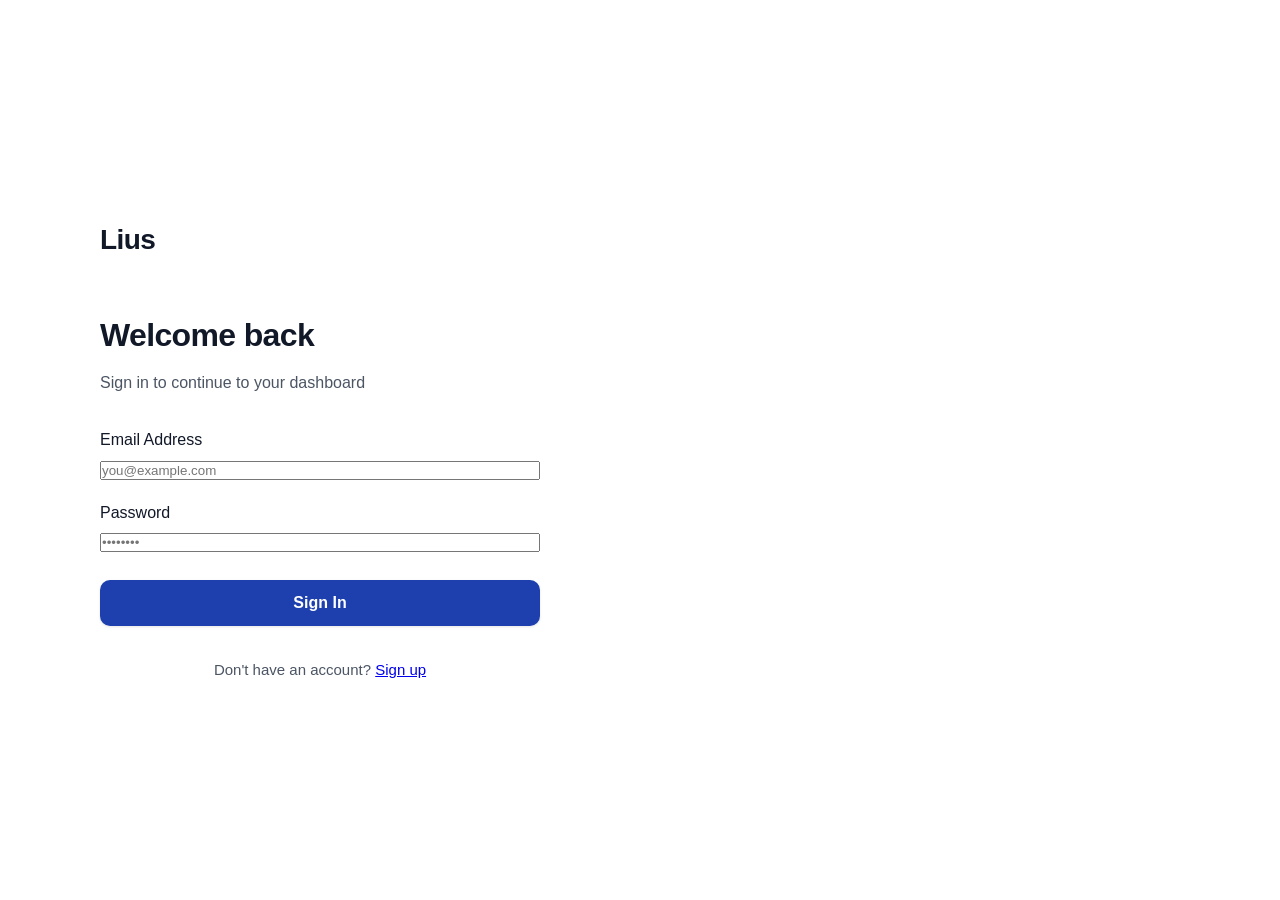
<file: index.html>
<!DOCTYPE html>
<html lang="en">
<head>
<meta charset="UTF-8">
<meta name="viewport" content="width=device-width, initial-scale=1.0">
<title>Login - Lius Finance</title>
<link rel="stylesheet" href="css/style.css">
</head>
<body class="auth-page">
<div class="auth-container">
    <div class="auth-left">
        <div class="auth-content">
            <div class="logo-section">
                <h1 class="logo-text">Lius</h1>
            </div>
            <div class="auth-form-wrapper">
                <h2 class="auth-title">Welcome back</h2>
                <p class="auth-subtitle">Sign in to continue to your dashboard</p>
                <form id="loginForm" class="auth-form">
                    <div class="form-group">
                        <label for="email">Email Address</label>
                        <input type="email" id="email" required placeholder="you@example.com">
                    </div>
                    <div class="form-group">
                        <label for="password">Password</label>
                        <input type="password" id="password" required placeholder="••••••••">
                    </div>
                    <button type="submit" class="btn-primary btn-full">Sign In</button>
                </form>
                <div class="auth-footer">
                    <p>Don't have an account? <a href="signup.html">Sign up</a></p>
                </div>
            </div>
        </div>
    </div>
</div>
<div id="toast" class="toast"></div>
<script type="module" src="js/login.js"></script>
</body>
</html>
</file>
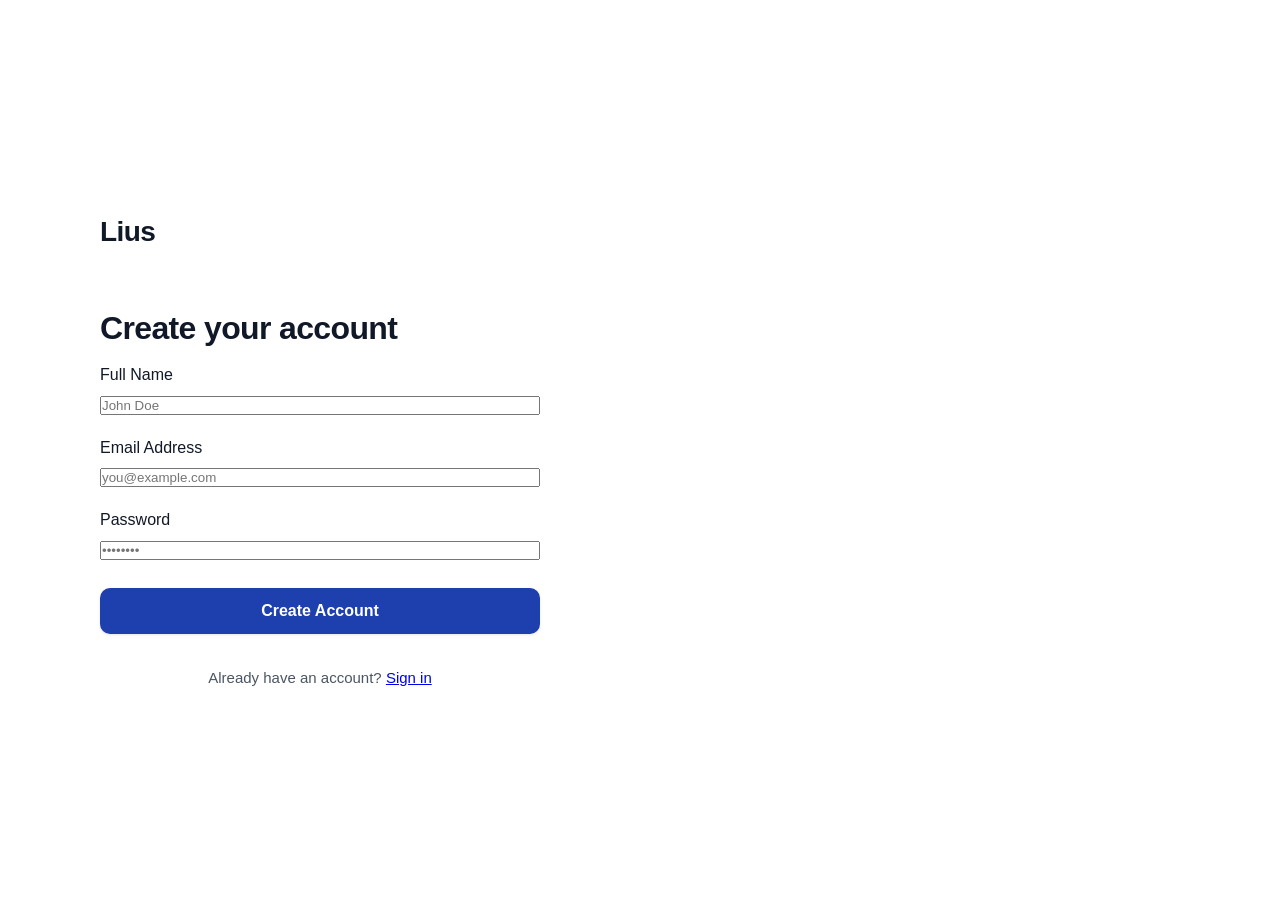
<file: signup.html>
<!DOCTYPE html>
<html lang="en">
<head>
<meta charset="UTF-8">
<meta name="viewport" content="width=device-width, initial-scale=1.0">
<title>Sign Up - Lius Finance</title>
<link rel="stylesheet" href="css/style.css">
</head>
<body class="auth-page">
<div class="auth-container">
    <div class="auth-left">
        <div class="auth-content">
            <div class="logo-section">
                <h1 class="logo-text">Lius</h1>
            </div>
            <div class="auth-form-wrapper">
                <h2 class="auth-title">Create your account</h2>
                <form id="signupForm" class="auth-form">
                    <div class="form-group">
                        <label for="name">Full Name</label>
                        <input type="text" id="name" required placeholder="John Doe">
                    </div>
                    <div class="form-group">
                        <label for="email">Email Address</label>
                        <input type="email" id="email" required placeholder="you@example.com">
                    </div>
                    <div class="form-group">
                        <label for="password">Password</label>
                        <input type="password" id="password" required placeholder="••••••••" minlength="6">
                    </div>
                    <button type="submit" class="btn-primary btn-full">Create Account</button>
                </form>
                <div class="auth-footer">
                    <p>Already have an account? <a href="login.html">Sign in</a></p>
                </div>
            </div>
        </div>
    </div>
</div>
<div id="toast" class="toast"></div>
<script type="module" src="js/signup.js"></script>
</body>
</html>
</file>
<file: css/style.css>
:root {
    --primary: #1E40AF;
    --primary-dark: #1E3A8A;
    --accent: #3B82F6;
    --accent-light: #60A5FA;
    --white: #FFFFFF;
    --gray-50: #F9FAFB;
    --gray-100: #F3F4F6;
    --gray-200: #E5E7EB;
    --gray-300: #D1D5DB;
    --gray-400: #9CA3AF;
    --gray-500: #6B7280;
    --gray-600: #4B5563;
    --gray-700: #374151;
    --gray-800: #1F2937;
    --gray-900: #111827;
    --green: #10B981;
    --green-light: #D1FAE5;
    --red: #EF4444;
    --red-light: #FEE2E2;
    --success: #10B981;
    --error: #EF4444;
    --warning: #F59E0B;
}

* {
    margin: 0;
    padding: 0;
    box-sizing: border-box;
}

body {
    font-family: 'Lexend', -apple-system, BlinkMacSystemFont, 'Segoe UI', sans-serif;
    background-color: var(--gray-50);
    color: var(--gray-900);
    line-height: 1.6;
    -webkit-font-smoothing: antialiased;
    -moz-osx-font-smoothing: grayscale;
}

/* ===== AUTH PAGES ===== */
.auth-page {
    min-height: 100vh;
    background: var(--white);
}

.auth-container {
    display: grid;
    grid-template-columns: 1fr 1fr;
    min-height: 100vh;
}

.auth-left {
    display: flex;
    align-items: center;
    justify-content: center;
    padding: 2rem;
    background: var(--white);
}

.auth-content {
    width: 100%;
    max-width: 440px;
}

.logo-section {
    display: flex;
    align-items: center;
    gap: 0.75rem;
    margin-bottom: 3rem;
}

.logo {
    width: 48px;
    height: 48px;
    border-radius: 12px;
    display: flex;
    align-items: center;
    justify-content: center;
    animation: fadeInScale 0.5s ease-out;
}

.logo-text {
    font-size: 1.75rem;
    font-weight: 700;
    color: var(--gray-900);
    letter-spacing: -0.02em;
}

.auth-form-wrapper {
    animation: fadeInUp 0.6s ease-out 0.1s both;
}

.auth-title {
    font-size: 2rem;
    font-weight: 700;
    color: var(--gray-900);
    margin-bottom: 0.5rem;
    letter-spacing: -0.02em;
}

.auth-subtitle {
    font-size: 1rem;
    color: var(--gray-600);
    margin-bottom: 2rem;
}

.auth-form {
    display: flex;
    flex-direction: column;
    gap: 1.25rem;
}

.form-group {
    display: flex;
    flex-direction: column;
    gap: 0.5rem;
}

.form-label {
    font-size: 0.875rem;
    font-weight: 500;
    color: var(--gray-700);
}

.form-input {
    width: 100%;
    padding: 0.75rem 1rem;
    font-size: 1rem;
    font-family: 'Lexend', sans-serif;
    border: 2px solid var(--gray-200);
    border-radius: 10px;
    background: var(--white);
    color: var(--gray-900);
    transition: all 0.2s ease;
}

.form-input:focus {
    outline: none;
    border-color: var(--accent);
    box-shadow: 0 0 0 3px rgba(59, 130, 246, 0.1);
}

.form-input::placeholder {
    color: var(--gray-400);
}

.form-hint {
    font-size: 0.813rem;
    color: var(--gray-500);
}

select.form-input {
    cursor: pointer;
    appearance: none;
    background-image: url("data:image/svg+xml,%3Csvg width='12' height='8' viewBox='0 0 12 8' fill='none' xmlns='http://www.w3.org/2000/svg'%3E%3Cpath d='M1 1.5L6 6.5L11 1.5' stroke='%236B7280' stroke-width='2' stroke-linecap='round' stroke-linejoin='round'/%3E%3C/svg%3E");
    background-repeat: no-repeat;
    background-position: right 1rem center;
    padding-right: 2.5rem;
}

.btn-primary {
    display: flex;
    align-items: center;
    justify-content: center;
    gap: 0.5rem;
    padding: 0.875rem 1.5rem;
    font-size: 1rem;
    font-weight: 600;
    font-family: 'Lexend', sans-serif;
    color: var(--white);
    background: var(--primary);
    border: none;
    border-radius: 10px;
    cursor: pointer;
    transition: all 0.2s ease;
    box-shadow: 0 1px 3px rgba(0, 0, 0, 0.1);
}

.btn-primary:hover {
    background: var(--primary-dark);
    transform: translateY(-1px);
    box-shadow: 0 4px 12px rgba(30, 64, 175, 0.3);
}

.btn-primary:active {
    transform: translateY(0);
}

.btn-secondary {
    display: flex;
    align-items: center;
    justify-content: center;
    gap: 0.5rem;
    padding: 0.875rem 1.5rem;
    font-size: 1rem;
    font-weight: 600;
    font-family: 'Lexend', sans-serif;
    color: var(--gray-700);
    background: var(--white);
    border: 2px solid var(--gray-200);
    border-radius: 10px;
    cursor: pointer;
    transition: all 0.2s ease;
}

.btn-secondary:hover {
    background: var(--gray-50);
    border-color: var(--gray-300);
}

.btn-full {
    width: 100%;
    margin-top: 0.5rem;
}

.btn-icon {
    transition: transform 0.2s ease;
}

.btn-primary:hover .btn-icon {
    transform: translateX(2px);
}

.auth-footer {
    margin-top: 2rem;
    text-align: center;
    font-size: 0.938rem;
    color: var(--gray-600);
}

.auth-link {
    color: var(--primary);
    font-weight: 600;
    text-decoration: none;
    transition: color 0.2s ease;
}

.auth-link:hover {
    color: var(--accent);
}

.auth-right {
    position: relative;
    background: linear-gradient(135deg, var(--primary) 0%, var(--accent) 100%);
    overflow: hidden;
    display: flex;
    align-items: center;
    justify-content: center;
}

.auth-visual {
    position: relative;
    width: 100%;
    height: 100%;
    display: flex;
    align-items: center;
    justify-content: center;
}

.floating-card {
    position: absolute;
    background: rgba(255, 255, 255, 0.15);
    backdrop-filter: blur(10px);
    border: 1px solid rgba(255, 255, 255, 0.2);
    border-radius: 16px;
    padding: 1.5rem;
    display: flex;
    align-items: center;
    gap: 1rem;
    animation: float 6s ease-in-out infinite;
}

.card-1 {
    top: 15%;
    left: 10%;
    animation-delay: 0s;
}

.card-2 {
    top: 45%;
    right: 15%;
    animation-delay: 2s;
}

.card-3 {
    bottom: 20%;
    left: 15%;
    animation-delay: 4s;
}

.card-icon {
    font-size: 2rem;
}

.card-content {
    display: flex;
    flex-direction: column;
    gap: 0.25rem;
}

.card-label {
    font-size: 0.813rem;
    color: rgba(255, 255, 255, 0.8);
    font-weight: 500;
}

.card-value {
    font-size: 1.5rem;
    font-weight: 700;
    color: var(--white);
}

.gradient-orb {
    position: absolute;
    border-radius: 50%;
    filter: blur(80px);
    opacity: 0.4;
}

.orb-1 {
    width: 400px;
    height: 400px;
    background: radial-gradient(circle, rgba(255, 255, 255, 0.3) 0%, transparent 70%);
    top: -10%;
    right: -10%;
    animation: pulse 8s ease-in-out infinite;
}

.orb-2 {
    width: 300px;
    height: 300px;
    background: radial-gradient(circle, rgba(255, 255, 255, 0.2) 0%, transparent 70%);
    bottom: -5%;
    left: -5%;
    animation: pulse 8s ease-in-out infinite;
    animation-delay: 4s;
}

/* ===== DASHBOARD ===== */
.dashboard-page {
    background: var(--gray-50);
}

.dashboard-container {
    display: flex;
    min-height: 100vh;
}

.sidebar {
    width: 280px;
    background: var(--white);
    border-right: 1px solid var(--gray-200);
    display: flex;
    flex-direction: column;
    position: fixed;
    height: 100vh;
    transition: transform 0.3s ease;
    z-index: 1000;
}

.sidebar-header {
    padding: 1.5rem;
    border-bottom: 1px solid var(--gray-200);
    display: flex;
    align-items: center;
    justify-content: space-between;
}

.sidebar-toggle {
    display: none;
    background: none;
    border: none;
    cursor: pointer;
    padding: 0.5rem;
    color: var(--gray-600);
    transition: color 0.2s ease;
}

.sidebar-toggle:hover {
    color: var(--gray-900);
}

.sidebar-nav {
    flex: 1;
    padding: 1.5rem 1rem;
    display: flex;
    flex-direction: column;
    gap: 0.5rem;
}

.nav-item {
    display: flex;
    align-items: center;
    gap: 0.75rem;
    padding: 0.875rem 1rem;
    color: var(--gray-600);
    text-decoration: none;
    border-radius: 10px;
    font-weight: 500;
    transition: all 0.2s ease;
}

.nav-item:hover {
    background: var(--gray-50);
    color: var(--gray-900);
}

.nav-item.active {
    background: linear-gradient(135deg, var(--primary) 0%, var(--accent) 100%);
    color: var(--white);
    box-shadow: 0 4px 12px rgba(30, 64, 175, 0.2);
}

.nav-icon {
    width: 24px;
    height: 24px;
    stroke-width: 2;
}

.sidebar-footer {
    padding: 1.5rem;
    border-top: 1px solid var(--gray-200);
}

.user-profile {
    display: flex;
    align-items: center;
    gap: 0.75rem;
}

.user-avatar {
    width: 40px;
    height: 40px;
    border-radius: 50%;
    background: linear-gradient(135deg, var(--primary) 0%, var(--accent) 100%);
    display: flex;
    align-items: center;
    justify-content: center;
    color: var(--white);
    font-weight: 600;
    font-size: 0.938rem;
}

.user-info {
    flex: 1;
    overflow: hidden;
}

.user-name {
    font-weight: 600;
    font-size: 0.938rem;
    color: var(--gray-900);
    white-space: nowrap;
    overflow: hidden;
    text-overflow: ellipsis;
}

.user-email {
    font-size: 0.813rem;
    color: var(--gray-500);
    white-space: nowrap;
    overflow: hidden;
    text-overflow: ellipsis;
}

.mobile-header {
    display: none;
    background: var(--white);
    border-bottom: 1px solid var(--gray-200);
    padding: 1rem 1.5rem;
    align-items: center;
    justify-content: space-between;
    position: sticky;
    top: 0;
    z-index: 999;
}

.mobile-menu-btn {
    background: none;
    border: none;
    cursor: pointer;
    padding: 0.5rem;
    color: var(--gray-600);
    display: flex;
    align-items: center;
    justify-content: center;
}

.main-content {
    flex: 1;
    margin-left: 280px;
    padding: 2rem;
    animation: fadeIn 0.4s ease-out;
}

.page-header {
    display: flex;
    align-items: center;
    justify-content: space-between;
    margin-bottom: 2rem;
}

.page-title {
    font-size: 2rem;
    font-weight: 700;
    color: var(--gray-900);
    letter-spacing: -0.02em;
    margin-bottom: 0.25rem;
}

.page-subtitle {
    font-size: 1rem;
    color: var(--gray-600);
}

.summary-grid {
    display: grid;
    grid-template-columns: repeat(auto-fit, minmax(280px, 1fr));
    gap: 1.5rem;
    margin-bottom: 2rem;
}

.summary-card {
    background: var(--white);
    border-radius: 16px;
    padding: 1.5rem;
    box-shadow: 0 1px 3px rgba(0, 0, 0, 0.05);
    transition: all 0.2s ease;
    animation: fadeInUp 0.5s ease-out both;
}

.summary-card:nth-child(1) {
    animation-delay: 0.1s;
}

.summary-card:nth-child(2) {
    animation-delay: 0.2s;
}

.summary-card:nth-child(3) {
    animation-delay: 0.3s;
}

.summary-card:hover {
    transform: translateY(-4px);
    box-shadow: 0 8px 24px rgba(0, 0, 0, 0.1);
}

.card-header {
    display: flex;
    align-items: center;
    justify-content: space-between;
    margin-bottom: 1rem;
}

.card-icon-wrapper {
    width: 48px;
    height: 48px;
    border-radius: 12px;
    display: flex;
    align-items: center;
    justify-content: center;
    color: var(--white);
}

.card-icon-wrapper.blue {
    background: linear-gradient(135deg, var(--primary) 0%, var(--accent) 100%);
}

.card-icon-wrapper.green {
    background: linear-gradient(135deg, #059669 0%, var(--green) 100%);
}

.card-icon-wrapper.red {
    background: linear-gradient(135deg, #DC2626 0%, var(--red) 100%);
}

.card-label {
    font-size: 0.875rem;
    font-weight: 500;
    color: var(--gray-600);
    text-transform: uppercase;
    letter-spacing: 0.05em;
}

.card-value {
    font-size: 2rem;
    font-weight: 700;
    color: var(--gray-900);
    margin-bottom: 0.75rem;
    letter-spacing: -0.02em;
}

.card-footer {
    display: flex;
    align-items: center;
    gap: 0.5rem;
}

.trend-indicator {
    display: flex;
    align-items: center;
    gap: 0.25rem;
    font-size: 0.875rem;
    font-weight: 600;
    padding: 0.25rem 0.5rem;
    border-radius: 6px;
}

.trend-indicator.positive {
    color: var(--green);
    background: var(--green-light);
}

.trend-indicator.negative {
    color: var(--red);
    background: var(--red-light);
}

.card-footer-text {
    font-size: 0.875rem;
    color: var(--gray-500);
}

.card {
    background: var(--white);
    border-radius: 16px;
    padding: 1.5rem;
    box-shadow: 0 1px 3px rgba(0, 0, 0, 0.05);
    animation: fadeInUp 0.5s ease-out 0.4s both;
}

.card-header-section {
    display: flex;
    align-items: center;
    justify-content: space-between;
    margin-bottom: 1.5rem;
    padding-bottom: 1rem;
    border-bottom: 1px solid var(--gray-100);
}

.card-title {
    font-size: 1.25rem;
    font-weight: 700;
    color: var(--gray-900);
}

.link {
    color: var(--primary);
    font-weight: 600;
    text-decoration: none;
    font-size: 0.938rem;
    transition: color 0.2s ease;
}

.link:hover {
    color: var(--accent);
}

.transactions-list {
    display: flex;
    flex-direction: column;
    gap: 0.75rem;
}

.transaction-item {
    display: flex;
    align-items: center;
    justify-content: space-between;
    padding: 1rem;
    border-radius: 10px;
    background: var(--gray-50);
    transition: all 0.2s ease;
}

.transaction-item:hover {
    background: var(--gray-100);
}

.transaction-info {
    display: flex;
    align-items: center;
    gap: 1rem;
}

.transaction-icon {
    width: 40px;
    height: 40px;
    border-radius: 10px;
    display: flex;
    align-items: center;
    justify-content: center;
    font-size: 1.25rem;
}

.transaction-icon.income {
    background: var(--green-light);
}

.transaction-icon.expense {
    background: var(--red-light);
}

.transaction-details {
    display: flex;
    flex-direction: column;
    gap: 0.25rem;
}

.transaction-description {
    font-weight: 600;
    color: var(--gray-900);
}

.transaction-meta {
    font-size: 0.813rem;
    color: var(--gray-500);
}

.transaction-amount {
    font-weight: 700;
    font-size: 1.125rem;
}

.transaction-amount.income {
    color: var(--green);
}

.transaction-amount.expense {
    color: var(--red);
}

.empty-state {
    display: flex;
    flex-direction: column;
    align-items: center;
    justify-content: center;
    padding: 3rem 1rem;
    text-align: center;
}

.empty-state svg {
    margin-bottom: 1rem;
}

.empty-state p {
    color: var(--gray-600);
    margin-bottom: 1rem;
    font-size: 1rem;
}

/* ===== FILTER BAR ===== */
.filter-bar {
    margin-bottom: 1.5rem;
    animation: fadeInUp 0.5s ease-out 0.2s both;
}

.filter-group {
    display: flex;
    gap: 1rem;
    flex-wrap: wrap;
}

.filter-select {
    min-width: 200px;
}

/* ===== TRANSACTIONS TABLE ===== */
.table-container {
    overflow-x: auto;
}

.transactions-table {
    width: 100%;
    border-collapse: collapse;
}

.transactions-table thead {
    background: var(--gray-50);
}

.transactions-table th {
    padding: 1rem;
    text-align: left;
    font-size: 0.813rem;
    font-weight: 600;
    color: var(--gray-600);
    text-transform: uppercase;
    letter-spacing: 0.05em;
    border-bottom: 1px solid var(--gray-200);
}

.transactions-table td {
    padding: 1rem;
    border-bottom: 1px solid var(--gray-100);
    color: var(--gray-700);
}

.transactions-table tbody tr {
    transition: background 0.2s ease;
}

.transactions-table tbody tr:hover {
    background: var(--gray-50);
}

.type-badge {
    display: inline-flex;
    align-items: center;
    padding: 0.25rem 0.75rem;
    border-radius: 6px;
    font-size: 0.813rem;
    font-weight: 600;
}

.type-badge.income {
    background: var(--green-light);
    color: var(--green);
}

.type-badge.expense {
    background: var(--red-light);
    color: var(--red);
}

.category-badge {
    display: inline-block;
    padding: 0.25rem 0.75rem;
    border-radius: 6px;
    font-size: 0.813rem;
    font-weight: 500;
    background: var(--gray-100);
    color: var(--gray-700);
    text-transform: capitalize;
}

.amount-cell {
    font-weight: 700;
    font-size: 1rem;
}

.amount-cell.income {
    color: var(--green);
}

.amount-cell.expense {
    color: var(--red);
}

.action-btn {
    background: none;
    border: none;
    cursor: pointer;
    padding: 0.5rem;
    color: var(--gray-400);
    transition: color 0.2s ease;
}

.action-btn:hover {
    color: var(--red);
}

.empty-state-row td {
    padding: 0;
}

/* ===== MODAL ===== */
.modal {
    display: none;
    position: fixed;
    top: 0;
    left: 0;
    width: 100%;
    height: 100%;
    background: rgba(0, 0, 0, 0.5);
    backdrop-filter: blur(4px);
    z-index: 2000;
    align-items: center;
    justify-content: center;
    animation: fadeIn 0.2s ease-out;
}

.modal.active {
    display: flex;
}

.modal-content {
    background: var(--white);
    border-radius: 16px;
    width: 90%;
    max-width: 500px;
    max-height: 90vh;
    overflow-y: auto;
    animation: slideUp 0.3s ease-out;
}

.modal-header {
    display: flex;
    align-items: center;
    justify-content: space-between;
    padding: 1.5rem;
    border-bottom: 1px solid var(--gray-200);
}

.modal-title {
    font-size: 1.25rem;
    font-weight: 700;
    color: var(--gray-900);
}

.modal-close {
    background: none;
    border: none;
    cursor: pointer;
    padding: 0.5rem;
    color: var(--gray-400);
    transition: color 0.2s ease;
}

.modal-close:hover {
    color: var(--gray-900);
}

.modal-form {
    padding: 1.5rem;
    display: flex;
    flex-direction: column;
    gap: 1.25rem;
}

.radio-group {
    display: flex;
    gap: 1rem;
}

.radio-label {
    flex: 1;
    display: flex;
    align-items: center;
    gap: 0.5rem;
    padding: 0.875rem 1rem;
    border: 2px solid var(--gray-200);
    border-radius: 10px;
    cursor: pointer;
    transition: all 0.2s ease;
}

.radio-label:hover {
    border-color: var(--accent);
    background: var(--gray-50);
}

.radio-label input[type="radio"] {
    display: none;
}

.radio-custom {
    width: 20px;
    height: 20px;
    border: 2px solid var(--gray-300);
    border-radius: 50%;
    position: relative;
    transition: all 0.2s ease;
}

.radio-label input[type="radio"]:checked ~ .radio-custom {
    border-color: var(--primary);
    background: var(--primary);
}

.radio-label input[type="radio"]:checked ~ .radio-custom::after {
    content: '';
    position: absolute;
    top: 50%;
    left: 50%;
    transform: translate(-50%, -50%);
    width: 8px;
    height: 8px;
    border-radius: 50%;
    background: var(--white);
}

.radio-label input[type="radio"]:checked ~ span:last-child {
    font-weight: 600;
    color: var(--primary);
}

.modal-footer {
    display: flex;
    gap: 1rem;
    padding: 1.5rem;
    border-top: 1px solid var(--gray-200);
}

.modal-footer button {
    flex: 1;
}

/* ===== TOAST ===== */
.toast {
    position: fixed;
    bottom: 2rem;
    right: 2rem;
    background: var(--gray-900);
    color: var(--white);
    padding: 1rem 1.5rem;
    border-radius: 10px;
    box-shadow: 0 8px 24px rgba(0, 0, 0, 0.2);
    opacity: 0;
    transform: translateY(20px);
    transition: all 0.3s ease;
    pointer-events: none;
    z-index: 3000;
    max-width: 400px;
}

.toast.show {
    opacity: 1;
    transform: translateY(0);
    pointer-events: auto;
}

.toast.success {
    background: var(--green);
}

.toast.error {
    background: var(--red);
}

/* ===== ANIMATIONS ===== */
@keyframes fadeIn {
    from {
        opacity: 0;
    }
    to {
        opacity: 1;
    }
}

@keyframes fadeInUp {
    from {
        opacity: 0;
        transform: translateY(20px);
    }
    to {
        opacity: 1;
        transform: translateY(0);
    }
}

@keyframes fadeInScale {
    from {
        opacity: 0;
        transform: scale(0.9);
    }
    to {
        opacity: 1;
        transform: scale(1);
    }
}

@keyframes slideUp {
    from {
        transform: translateY(40px);
        opacity: 0;
    }
    to {
        transform: translateY(0);
        opacity: 1;
    }
}

@keyframes float {
    0%, 100% {
        transform: translateY(0);
    }
    50% {
        transform: translateY(-20px);
    }
}

@keyframes pulse {
    0%, 100% {
        opacity: 0.4;
        transform: scale(1);
    }
    50% {
        opacity: 0.6;
        transform: scale(1.1);
    }
}

/* ===== RESPONSIVE ===== */
@media (max-width: 1024px) {
    .auth-container {
        grid-template-columns: 1fr;
    }
    
    .auth-right {
        display: none;
    }
}

@media (max-width: 768px) {
    .sidebar {
        transform: translateX(-100%);
    }
    
    .sidebar.active {
        transform: translateX(0);
    }
    
    .sidebar-toggle {
        display: block;
    }
    
    .mobile-header {
        display: flex;
    }
    
    .main-content {
        margin-left: 0;
        padding: 1.5rem 1rem;
    }
    
    .page-header {
        flex-direction: column;
        align-items: flex-start;
        gap: 1rem;
    }
    
    .page-header .btn-primary {
        width: 100%;
    }
    
    .summary-grid {
        grid-template-columns: 1fr;
    }
    
    .filter-group {
        flex-direction: column;
    }
    
    .filter-select {
        width: 100%;
        min-width: 0;
    }
    
    .transactions-table {
        font-size: 0.875rem;
    }
    
    .transactions-table th,
    .transactions-table td {
        padding: 0.75rem 0.5rem;
    }
    
    .toast {
        right: 1rem;
        left: 1rem;
        bottom: 1rem;
    }
}

@media (max-width: 480px) {
    .auth-content {
        max-width: 100%;
    }
    
    .auth-title {
        font-size: 1.5rem;
    }
    
    .page-title {
        font-size: 1.5rem;
    }
    
    .card-value {
        font-size: 1.5rem;
    }
    
    .modal-content {
        width: 95%;
        max-height: 95vh;
    }
}
</file>
